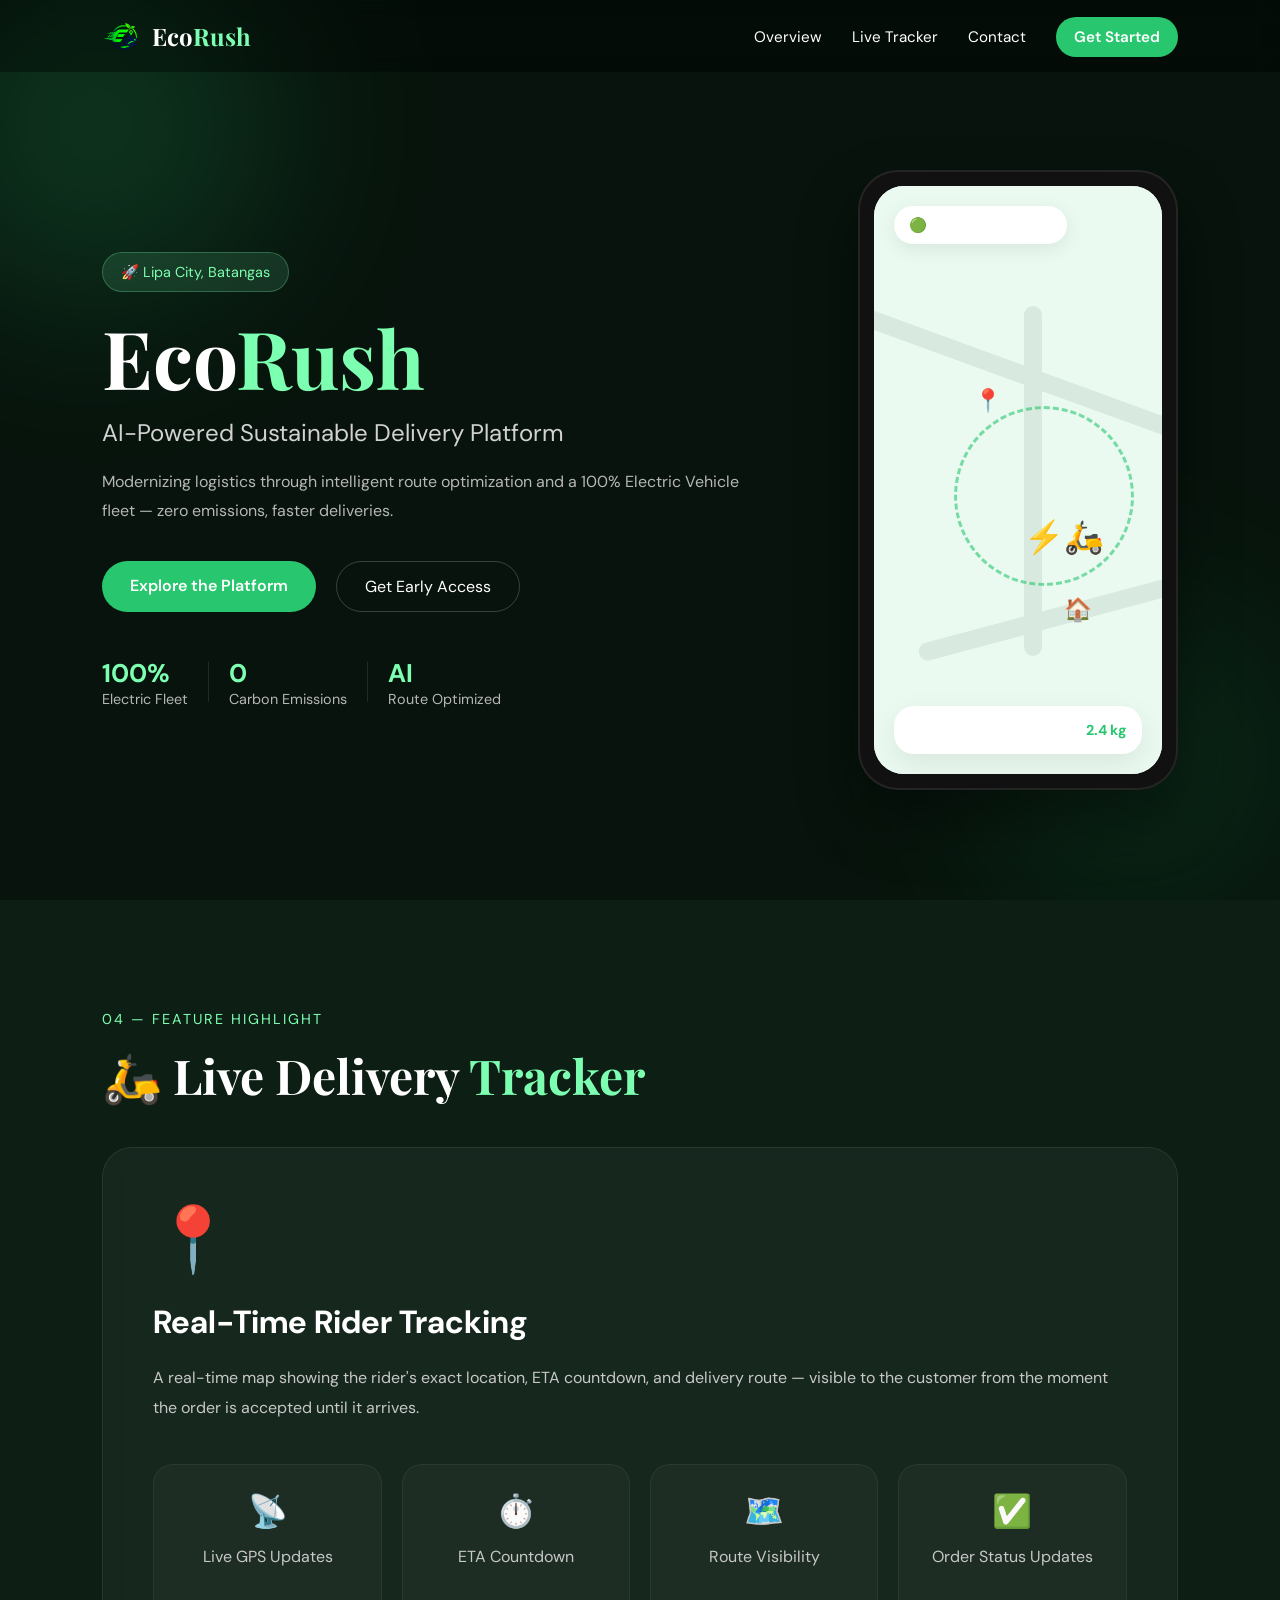
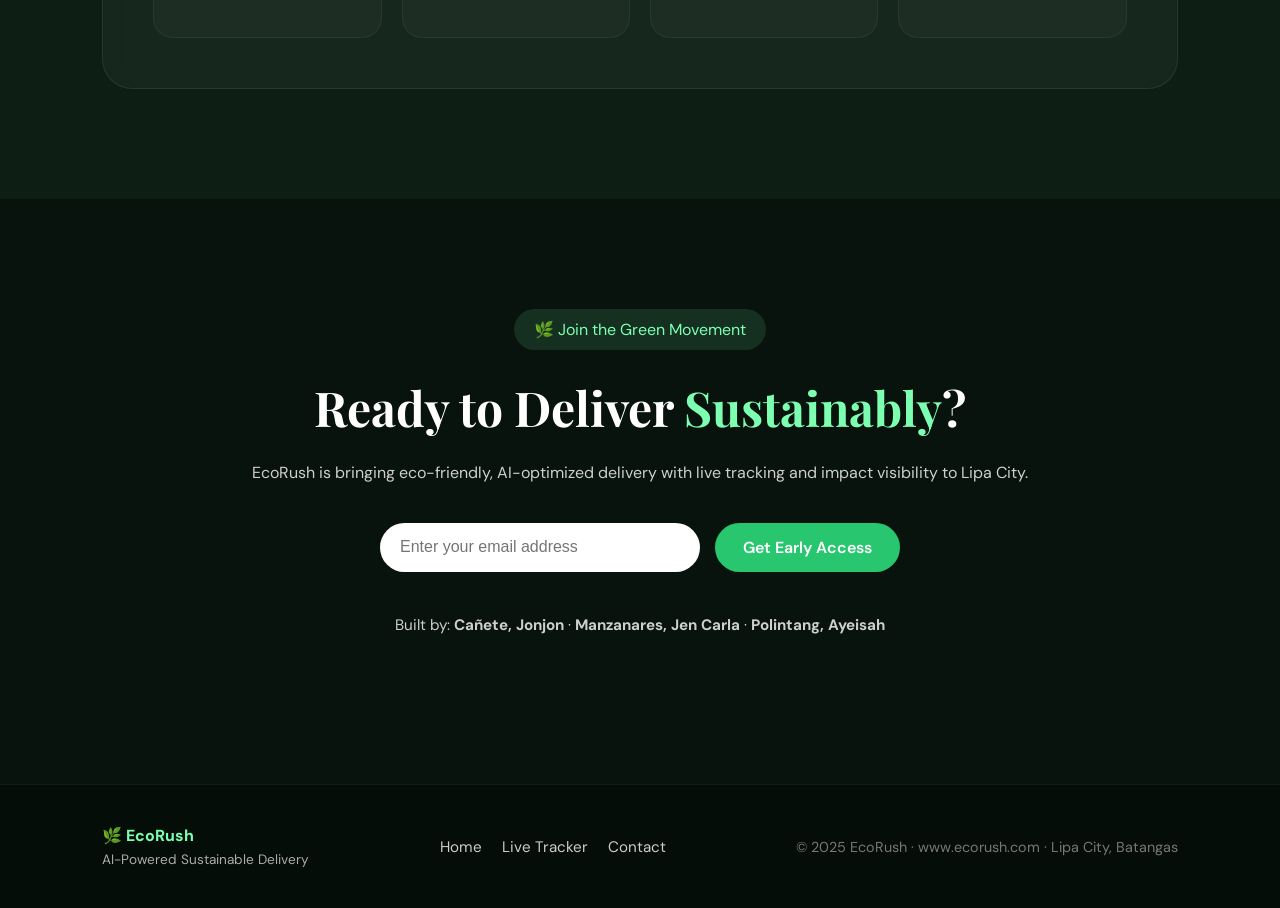
<file: index.html>
<!DOCTYPE html>
<html lang="en">
<head>
  <meta charset="UTF-8" />
  <meta name="viewport" content="width=device-width, initial-scale=1.0"/>
  <title>EcoRush — AI-Powered Sustainable Delivery</title>

  <link href="https://fonts.googleapis.com/css2?family=Playfair+Display:wght@700;900&family=DM+Sans:wght@300;400;500;600&display=swap" rel="stylesheet"/>

  <style>
    *{
      margin:0;
      padding:0;
      box-sizing:border-box;
      scroll-behavior:smooth;
    }

    body{
      font-family:'DM Sans',sans-serif;
      background:#07130c;
      color:white;
      overflow-x:hidden;
    }

    a{
      text-decoration:none;
      color:inherit;
    }

    /* NAV */

    .nav{
      position:fixed;
      top:0;
      left:0;
      width:100%;
      padding:20px 8%;
      display:flex;
      justify-content:space-between;
      align-items:center;
      background:rgba(0,0,0,0.35);
      backdrop-filter:blur(10px);
      z-index:1000;
    }

    .nav-brand{
      font-size:1.5rem;
      font-weight:700;
      color:#7dffb1;
      display:flex;
      align-items:center;
      gap:8px;
    }

    .nav-links{
      display:flex;
      gap:30px;
      list-style:none;
      align-items:center;
    }

    .nav-links a{
      color:white;
      transition:0.3s;
      font-size:0.95rem;
    }

    .nav-links a:hover{
      color:#7dffb1;
    }

    .nav-cta{
      padding:10px 18px;
      background:#28c76f;
      border-radius:999px;
      font-weight:600;
    }

    .hamburger{
      display:none;
      background:none;
      border:none;
      color:white;
      font-size:1.8rem;
      cursor:pointer;
    }

    /* HERO */

    .hero{
      min-height:100vh;
      display:flex;
      align-items:center;
      justify-content:space-between;
      padding:140px 8% 80px;
      position:relative;
      overflow:hidden;
      gap:60px;
    }

    .hero-content{
      max-width:650px;
      z-index:2;
    }

    .hero-badge{
      display:inline-block;
      padding:10px 18px;
      background:rgba(125,255,177,0.12);
      border:1px solid rgba(125,255,177,0.25);
      border-radius:999px;
      color:#7dffb1;
      margin-bottom:25px;
      font-size:0.9rem;
    }

    .hero-title{
      font-family:'Playfair Display',serif;
      font-size:5rem;
      line-height:1;
      margin-bottom:20px;
    }

    .title-line{
      color:white;
    }

    .title-accent{
      color:#7dffb1;
    }

    .hero-sub{
      font-size:1.5rem;
      color:#d2d2d2;
      margin-bottom:20px;
    }

    .hero-desc{
      color:#b7b7b7;
      line-height:1.8;
      margin-bottom:35px;
      font-size:1rem;
    }

    .hero-btns{
      display:flex;
      gap:20px;
      margin-bottom:45px;
      flex-wrap:wrap;
    }

    .btn-primary{
      padding:14px 28px;
      background:#28c76f;
      border-radius:999px;
      color:white;
      font-weight:600;
      transition:0.3s;
    }

    .btn-primary:hover{
      transform:translateY(-3px);
    }

    .btn-ghost{
      padding:14px 28px;
      border:1px solid rgba(255,255,255,0.2);
      border-radius:999px;
      color:white;
    }

    .hero-stats{
      display:flex;
      gap:20px;
      align-items:center;
      flex-wrap:wrap;
    }

    .stat{
      display:flex;
      flex-direction:column;
    }

    .stat-num{
      font-size:1.6rem;
      color:#7dffb1;
      font-weight:700;
    }

    .stat-label{
      color:#b7b7b7;
      font-size:0.9rem;
    }

    .stat-div{
      width:1px;
      height:40px;
      background:rgba(255,255,255,0.1);
    }

    /* HERO VISUAL */

    .hero-visual{
      position:relative;
      z-index:2;
    }

    .phone-mockup{
      width:320px;
      height:620px;
      border-radius:40px;
      padding:14px;
      background:#111;
      border:2px solid rgba(255,255,255,0.08);
      box-shadow:0 30px 60px rgba(0,0,0,0.4);
    }

    .phone-screen{
      width:100%;
      height:100%;
      border-radius:30px;
      overflow:hidden;
      background:#f4fff7;
      position:relative;
    }

    .map-ui{
      width:100%;
      height:100%;
      position:relative;
      background:#eafaf0;
    }

    .map-header{
      position:absolute;
      top:20px;
      left:20px;
      background:white;
      padding:10px 15px;
      border-radius:999px;
      font-size:0.9rem;
      box-shadow:0 5px 20px rgba(0,0,0,0.08);
    }

    .green{
      color:#28c76f;
    }

    .map-road{
      position:absolute;
      background:#d8eadf;
      border-radius:999px;
    }

    .road1{
      width:400px;
      height:18px;
      top:180px;
      left:-50px;
      transform:rotate(20deg);
    }

    .road2{
      width:18px;
      height:350px;
      top:120px;
      left:150px;
    }

    .road3{
      width:300px;
      height:18px;
      top:420px;
      left:40px;
      transform:rotate(-15deg);
    }

    .map-pin{
      position:absolute;
      font-size:1.4rem;
    }

    .pin1{
      top:200px;
      left:100px;
    }

    .pin2{
      bottom:150px;
      right:70px;
    }

    .ev-rider{
      position:absolute;
      top:330px;
      left:150px;
      font-size:2rem;
      animation:ride 3s infinite ease-in-out;
    }

    @keyframes ride{
      0%{transform:translateX(0);}
      50%{transform:translateX(35px);}
      100%{transform:translateX(0);}
    }

    .map-route{
      position:absolute;
      width:180px;
      height:180px;
      border:3px dashed #28c76f;
      border-radius:50%;
      top:220px;
      left:80px;
      opacity:0.6;
    }

    .screen-stat{
      position:absolute;
      bottom:20px;
      left:20px;
      right:20px;
      background:white;
      padding:15px;
      border-radius:20px;
      display:flex;
      justify-content:space-between;
      font-size:0.9rem;
      box-shadow:0 10px 30px rgba(0,0,0,0.08);
    }

    .green-text{
      color:#28c76f;
    }

    /* ORBS */

    .hero-bg-orb{
      position:absolute;
      border-radius:50%;
      filter:blur(100px);
      opacity:0.2;
      z-index:1;
    }

    .orb1{
      width:350px;
      height:350px;
      background:#28c76f;
      top:-50px;
      left:-80px;
    }

    .orb2{
      width:280px;
      height:280px;
      background:#1f9d55;
      bottom:0;
      right:0;
    }

    /* SECTION */

    .section{
      padding:110px 8%;
    }

    .section-tinted{
      background:#0d1f15;
    }

    .section-label{
      color:#7dffb1;
      font-size:0.9rem;
      margin-bottom:15px;
      letter-spacing:2px;
      text-transform:uppercase;
    }

    .section-title{
      font-size:3rem;
      margin-bottom:25px;
      font-family:'Playfair Display',serif;
    }

    .accent{
      color:#7dffb1;
    }

    /* TRACKER */

    .tracker-feature{
      margin-top:40px;
    }

    .tracker-card{
      background:rgba(255,255,255,0.04);
      border:1px solid rgba(255,255,255,0.08);
      border-radius:30px;
      padding:50px;
      backdrop-filter:blur(10px);
    }

    .tracker-icon{
      font-size:4rem;
      margin-bottom:20px;
    }

    .tracker-card h3{
      font-size:2rem;
      margin-bottom:20px;
    }

    .tracker-card p{
      color:#c8c8c8;
      line-height:1.9;
      margin-bottom:40px;
    }

    .tracker-highlights{
      display:grid;
      grid-template-columns:repeat(auto-fit,minmax(180px,1fr));
      gap:20px;
    }

    .highlight-box{
      background:rgba(255,255,255,0.03);
      padding:25px;
      border-radius:20px;
      text-align:center;
      border:1px solid rgba(255,255,255,0.05);
      transition:0.3s;
    }

    .highlight-box:hover{
      transform:translateY(-5px);
      border-color:#28c76f;
    }

    .highlight-box span{
      font-size:2rem;
      display:block;
      margin-bottom:10px;
    }

    /* CTA */

    .cta-section{
      text-align:center;
      background:#07130c;
    }

    .cta-inner{
      max-width:800px;
      margin:auto;
    }

    .cta-badge{
      display:inline-block;
      padding:10px 20px;
      border-radius:999px;
      background:rgba(125,255,177,0.12);
      color:#7dffb1;
      margin-bottom:25px;
    }

    .cta-title{
      font-size:3rem;
      margin-bottom:20px;
      font-family:'Playfair Display',serif;
    }

    .cta-inner p{
      color:#cfcfcf;
      line-height:1.8;
      margin-bottom:35px;
    }

    .cta-form{
      display:flex;
      gap:15px;
      justify-content:center;
      flex-wrap:wrap;
      margin-bottom:40px;
    }

    .cta-input{
      padding:15px 20px;
      border:none;
      border-radius:999px;
      width:320px;
      outline:none;
      font-size:1rem;
    }

    .team-credit{
      color:#9c9c9c;
      font-size:0.95rem;
    }

    /* FOOTER */

    .footer{
      padding:40px 8%;
      border-top:1px solid rgba(255,255,255,0.06);
      background:#050d08;
    }

    .footer-inner{
      display:flex;
      justify-content:space-between;
      align-items:center;
      flex-wrap:wrap;
      gap:20px;
    }

    .footer-brand{
      display:flex;
      flex-direction:column;
      gap:5px;
      color:#7dffb1;
      font-weight:700;
    }

    .footer-tagline{
      font-size:0.85rem;
      color:#aaa;
      font-weight:400;
    }

    .footer-links{
      display:flex;
      gap:20px;
      flex-wrap:wrap;
    }

    .footer-links a{
      color:#ccc;
      font-size:0.95rem;
    }

    .footer-copy{
      color:#777;
      font-size:0.9rem;
    }

    /* MOBILE */

    @media(max-width:980px){

      .hero{
        flex-direction:column;
        text-align:center;
      }

      .hero-stats{
        justify-content:center;
      }

      .phone-mockup{
        width:280px;
        height:560px;
      }
    }

    @media(max-width:768px){

      .nav-links{
        position:absolute;
        top:80px;
        right:8%;
        background:#0d1f15;
        flex-direction:column;
        padding:20px;
        border-radius:20px;
        display:none;
      }

      .nav-links.active{
        display:flex;
      }

      .hamburger{
        display:block;
      }

      .hero-title{
        font-size:3.5rem;
      }

      .section-title{
        font-size:2.2rem;
      }

      .cta-title{
        font-size:2.2rem;
      }

      .tracker-card{
        padding:30px;
      }
    }
  </style>
</head>

<body>

  <!-- NAV -->

  <nav class="nav">
   <div class="nav-brand" style="display: flex; align-items: center; gap: 8px;">
  <img src="ecorush-logo.png" alt="EcoRush Logo" style="height: 32px; width: auto; object-fit: contain;">
  <span style="font-family: 'Playfair Display', serif; font-weight: 700; color: #ffffff;">Eco<span style="color: #7dffb1;">Rush</span></span>
</div>

    <ul class="nav-links" id="navLinks">
      <li><a href="#overview">Overview</a></li>
      <li><a href="#tracker">Live Tracker</a></li>
      <li><a href="#contact">Contact</a></li>
      <li><a href="login.html" class="nav-cta">Get Started</a></li>
    </ul>

    <button class="hamburger" onclick="toggleMenu()">☰</button>
  </nav>

  <!-- HERO -->

  <section class="hero" id="home">

    <div class="hero-bg-orb orb1"></div>
    <div class="hero-bg-orb orb2"></div>

    <div class="hero-content">

      <div class="hero-badge">
        🚀 Lipa City, Batangas
      </div>

      <h1 class="hero-title">
        <span class="title-line">Eco</span><span class="title-accent">Rush</span>
      </h1>

      <p class="hero-sub">
        AI-Powered Sustainable Delivery Platform
      </p>

      <p class="hero-desc">
        Modernizing logistics through intelligent route optimization and a 100% Electric Vehicle fleet — zero emissions, faster deliveries.
      </p>

      <div class="hero-btns">
        <a href="#tracker" class="btn-primary">Explore the Platform</a>
        <a href="#contact" class="btn-ghost">Get Early Access</a>
      </div>

      <div class="hero-stats">

        <div class="stat">
          <span class="stat-num">100%</span>
          <span class="stat-label">Electric Fleet</span>
        </div>

        <div class="stat-div"></div>

        <div class="stat">
          <span class="stat-num">0</span>
          <span class="stat-label">Carbon Emissions</span>
        </div>

        <div class="stat-div"></div>

        <div class="stat">
          <span class="stat-num">AI</span>
          <span class="stat-label">Route Optimized</span>
        </div>

      </div>

    </div>

    <!-- PHONE -->

    <div class="hero-visual">

      <div class="phone-mockup">

        <div class="phone-screen">

          <div class="map-ui">

            <div class="map-header">
              🟢 EcoRush Live Map
            </div>

            <div class="map-road road1"></div>
            <div class="map-road road2"></div>
            <div class="map-road road3"></div>

            <div class="map-pin pin1">📍</div>
            <div class="map-pin pin2">🏠</div>

            <div class="ev-rider">⚡🛵</div>

            <div class="map-route"></div>

          </div>

          <div class="screen-stat">
            <span>ETA: <strong>8 min</strong></span>
            <span class="co2-saved">
              CO₂ saved:
              <strong class="green-text">2.4 kg</strong>
            </span>
          </div>

        </div>

      </div>

    </div>

  </section>

  <!-- LIVE TRACKER -->

  <section class="section section-tinted" id="tracker">

    <div class="section-label">
      04 — Feature Highlight
    </div>

    <h2 class="section-title">
      🛵 Live Delivery <span class="accent">Tracker</span>
    </h2>

    <div class="tracker-feature">

      <div class="tracker-card">

        <div class="tracker-icon">📍</div>

        <h3>Real-Time Rider Tracking</h3>

        <p>
          A real-time map showing the rider's exact location,
          ETA countdown, and delivery route — visible to the customer
          from the moment the order is accepted until it arrives.
        </p>

        <div class="tracker-highlights">

          <div class="highlight-box">
            <span>📡</span>
            <p>Live GPS Updates</p>
          </div>

          <div class="highlight-box">
            <span>⏱️</span>
            <p>ETA Countdown</p>
          </div>

          <div class="highlight-box">
            <span>🗺️</span>
            <p>Route Visibility</p>
          </div>

          <div class="highlight-box">
            <span>✅</span>
            <p>Order Status Updates</p>
          </div>

        </div>

      </div>

    </div>

  </section>

  <!-- CTA -->

  <section class="section cta-section" id="contact">

    <div class="cta-inner">

      <div class="cta-badge">
        🌿 Join the Green Movement
      </div>

      <h2 class="cta-title">
        Ready to Deliver <span class="accent">Sustainably</span>?
      </h2>

      <p>
        EcoRush is bringing eco-friendly, AI-optimized delivery
        with live tracking and impact visibility to Lipa City.
      </p>

      <div class="cta-form">
        <input type="email" placeholder="Enter your email address" class="cta-input"/>
        <a href="login.html" class="btn-primary">Get Early Access</a>
      </div>

      <div class="team-credit">
        <p>
          Built by:
          <strong>Cañete, Jonjon</strong> ·
          <strong>Manzanares, Jen Carla</strong> ·
          <strong>Polintang, Ayeisah</strong>
        </p>
      </div>

    </div>

  </section>

  <!-- FOOTER -->

  <footer class="footer">

    <div class="footer-inner">

      <div class="footer-brand">
        🌿 EcoRush
        <span class="footer-tagline">
          AI-Powered Sustainable Delivery
        </span>
      </div>

      <div class="footer-links">
        <a href="#home">Home</a>
        <a href="#tracker">Live Tracker</a>
        <a href="#contact">Contact</a>
      </div>

      <div class="footer-copy">
        © 2025 EcoRush · www.ecorush.com · Lipa City, Batangas
      </div>

    </div>

  </footer>

  <script>
    function toggleMenu(){
      document.getElementById("navLinks").classList.toggle("active");
    }
  </script>

</body>
</html>
</file>
